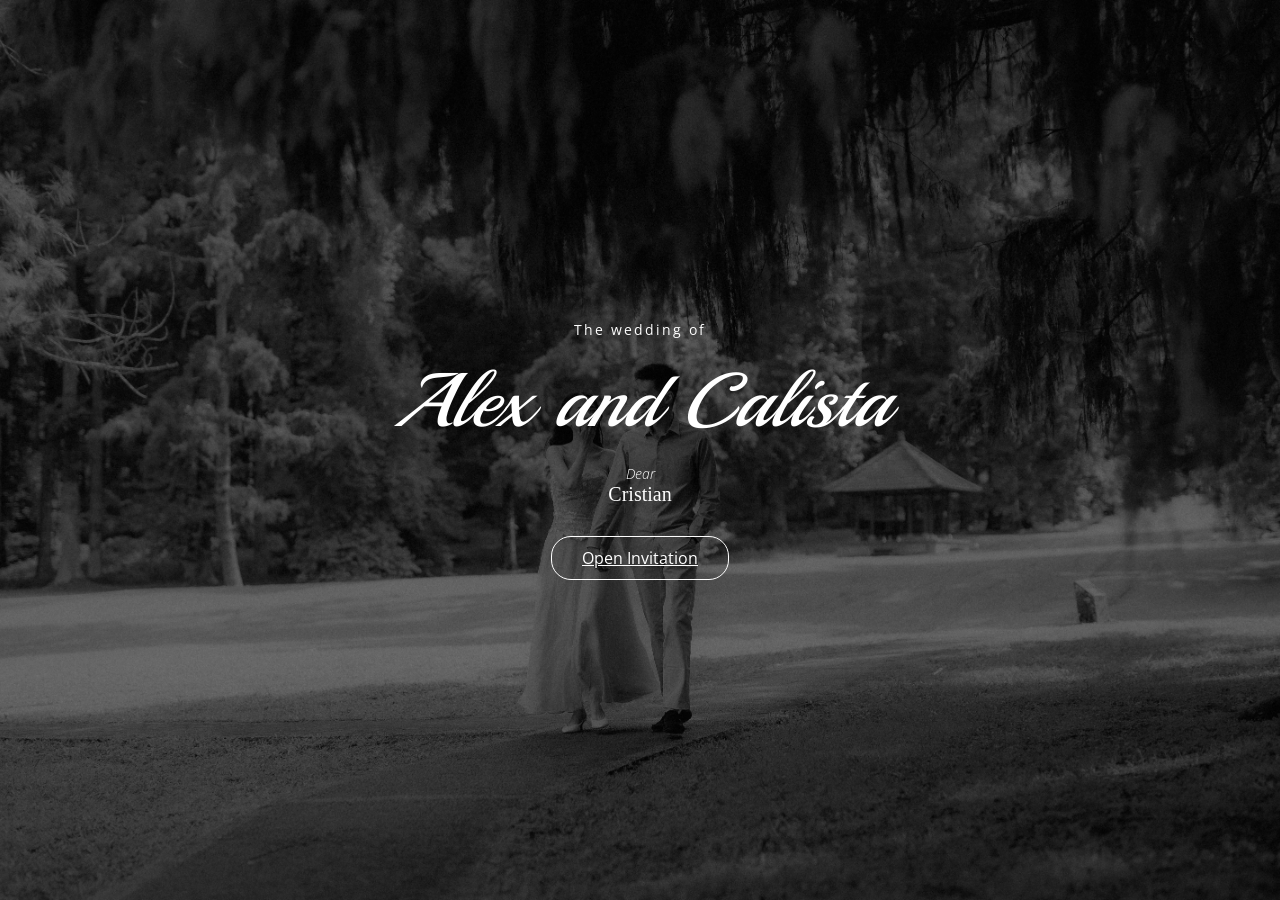
<file: html/index.html>
<!doctype html>
<html lang="en">
  <head>
    <meta charset="UTF-8" />
    <meta name="viewport" content="width=device-width, initial-scale=1.0" />
    <title>Wedding Invitation - Alex and Calista</title>

    <link rel="stylesheet" href="../css/style.css" />

    <link rel="preconnect" href="https://fonts.googleapis.com" />
    <link rel="preconnect" href="https://fonts.gstatic.com" crossorigin />

    <link
      href="https://fonts.googleapis.com/css2?family=Playball&display=swap"
      rel="stylesheet"
    />

    <link
      href="https://fonts.googleapis.com/css2?family=Open+Sans:ital,wght@0,300..800;1,300..800&display=swap"
      rel="stylesheet"
    />
  </head>

  <body>
    <section class="hero">
      <div class="overlay"></div>

      <div class="content">
        <p class="subtitle">The wedding of</p>
        <h1 class="title">Alex and Calista</h1>

        <p class="guest">
          Dear<br />
          <span class="name">Cristian</span>
        </p>

        <a href="../html/beranda.html" id="open-invite" class="btn">
          Open Invitation
        </a>
      </div>
    </section>

    <audio id="music" loop>
      <source src="../asset/music.mp3" type="audio/mpeg" />
    </audio>

    <script>
      const music = document.getElementById("music");
      const openInvite = document.getElementById("open-invite");

      openInvite.addEventListener("click", function (e) {
        e.preventDefault();

        music.play(); 

        setTimeout(function () {
          window.location.href = "../html/beranda.html"; 
        }, 500);
      });
    </script>
  </body>
</html>
</file>
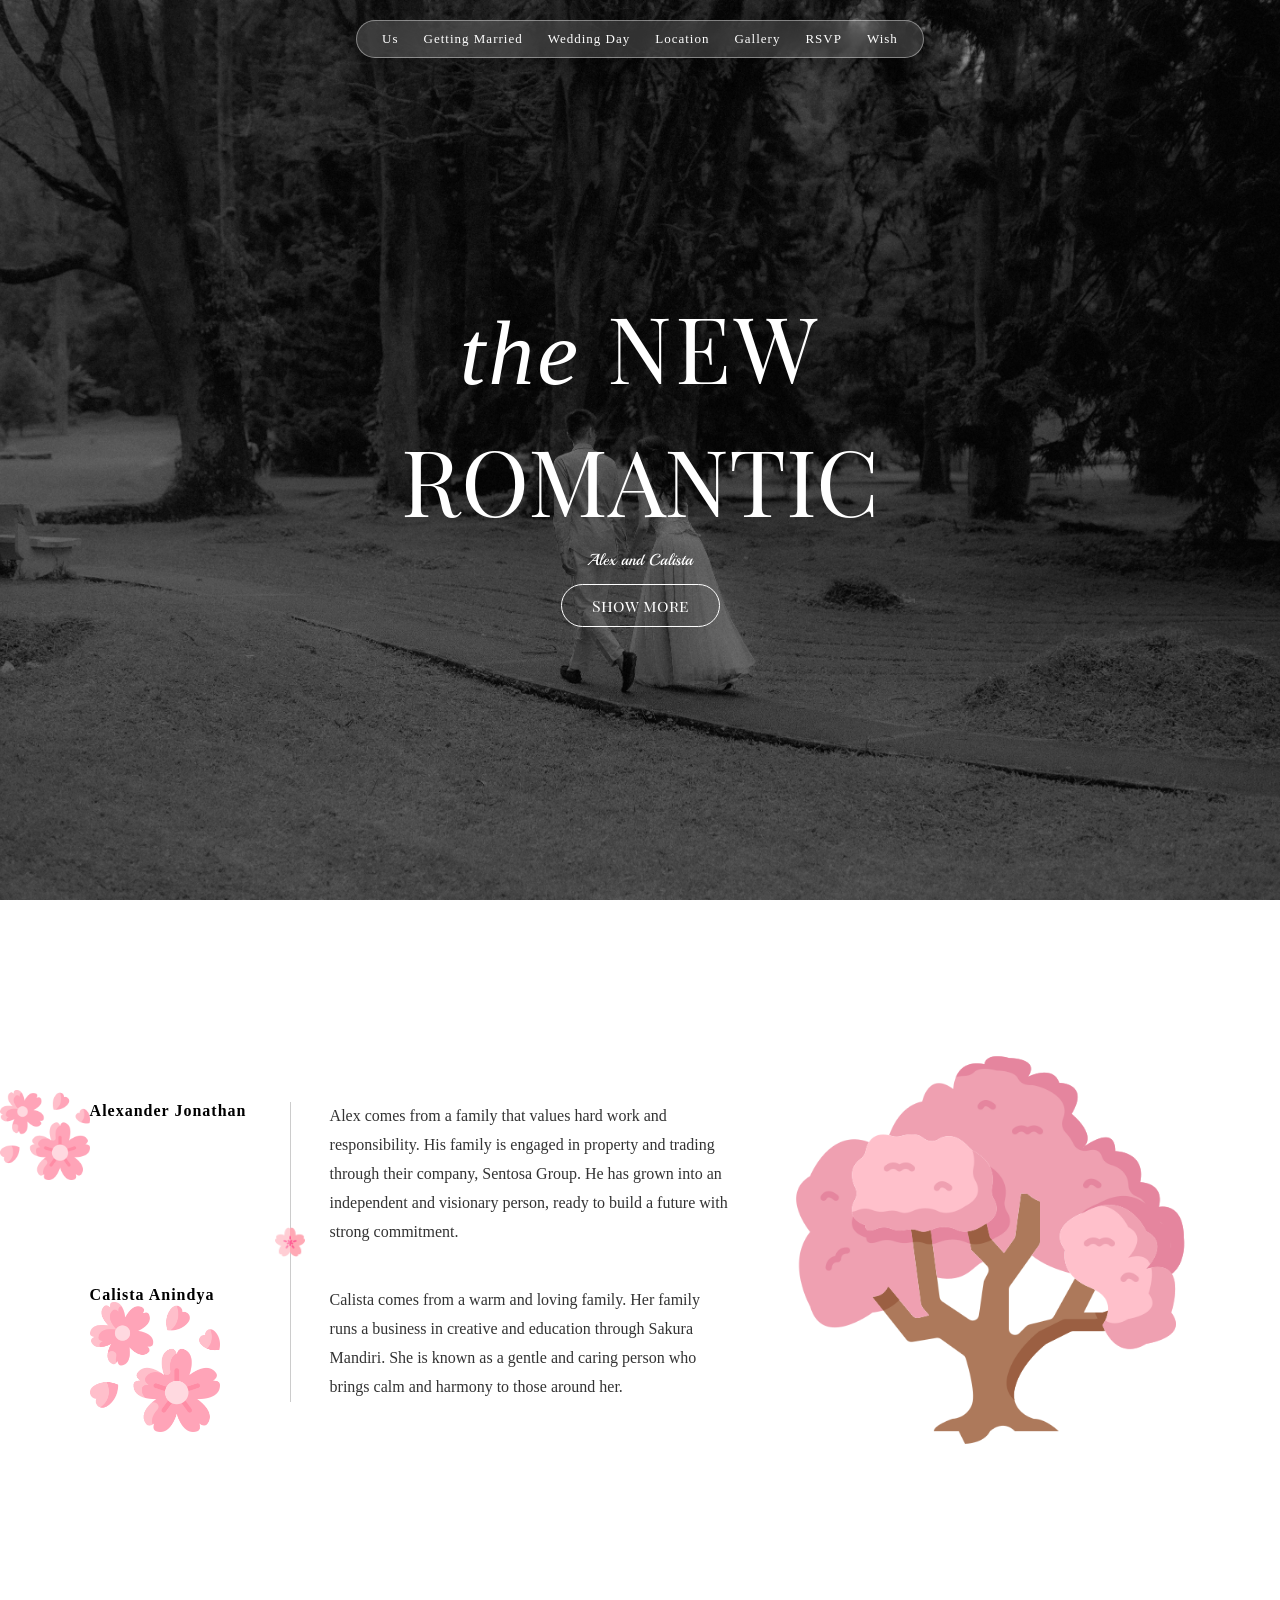
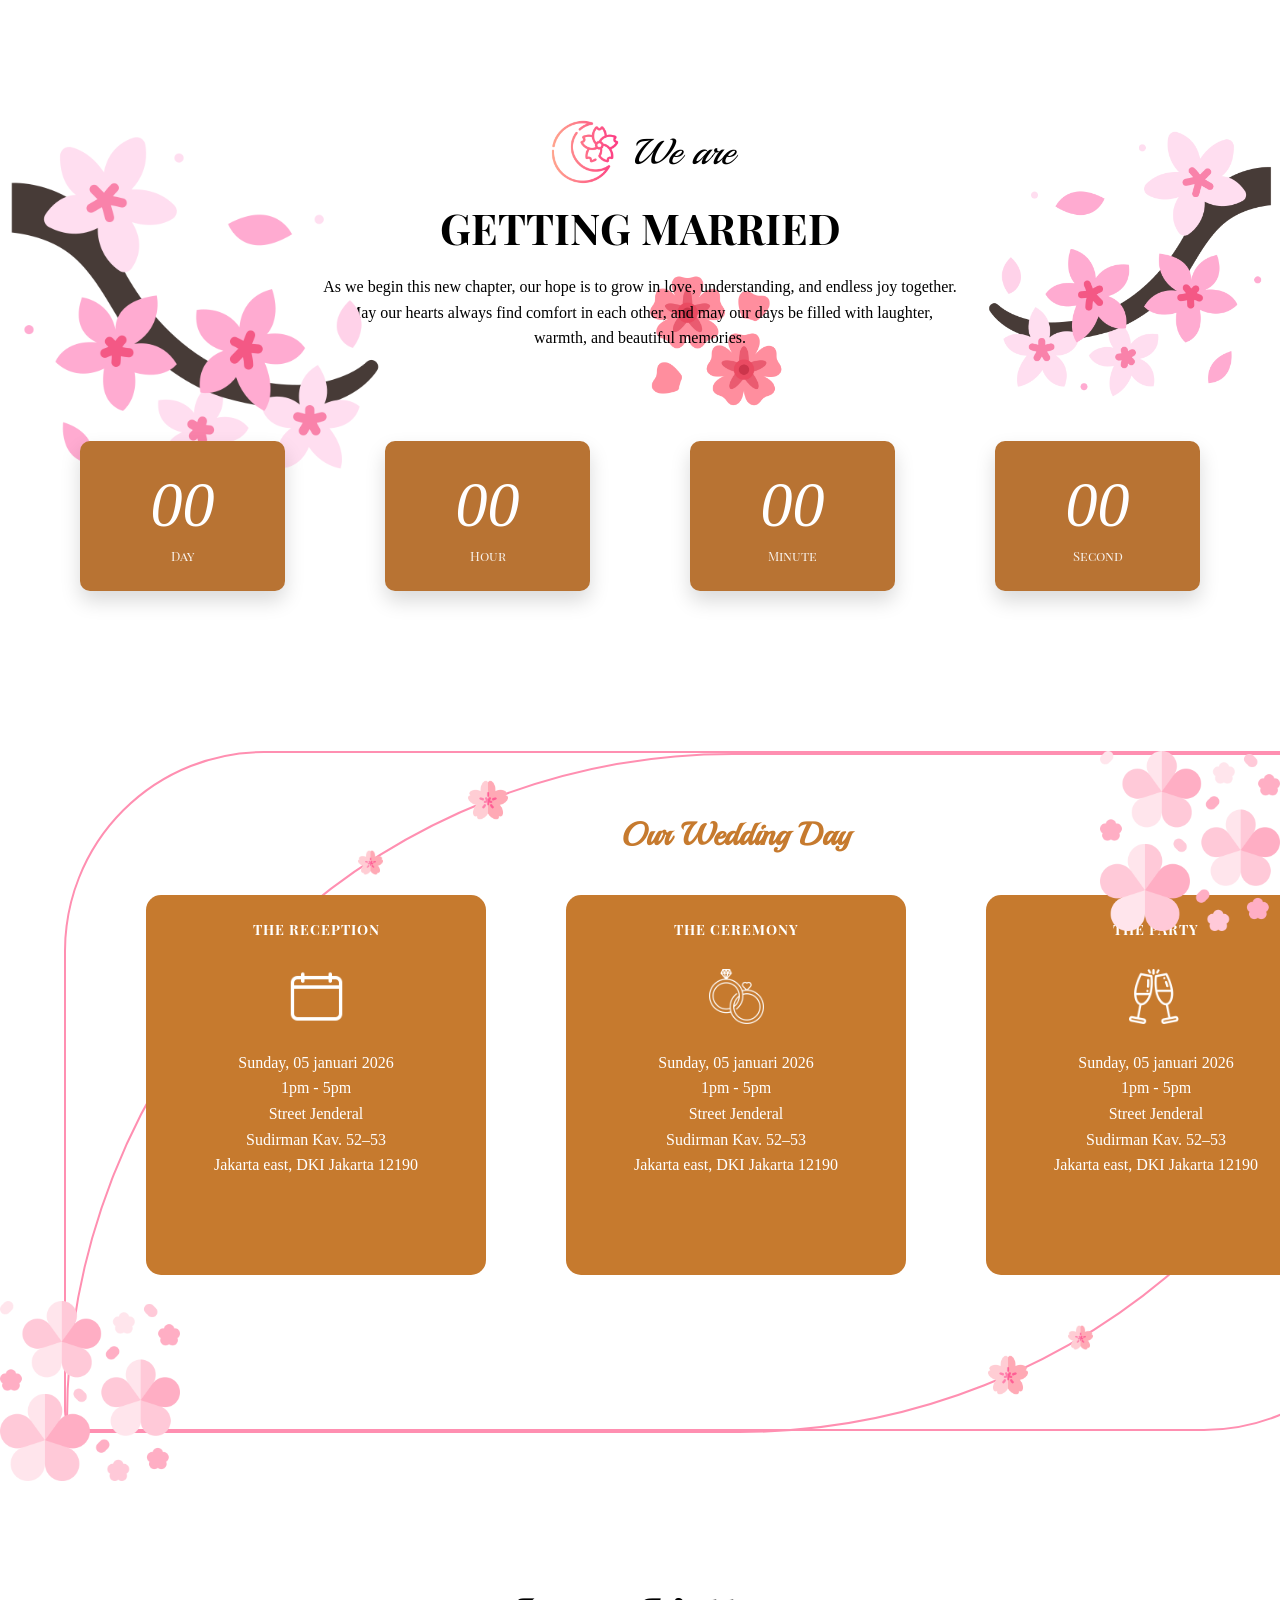
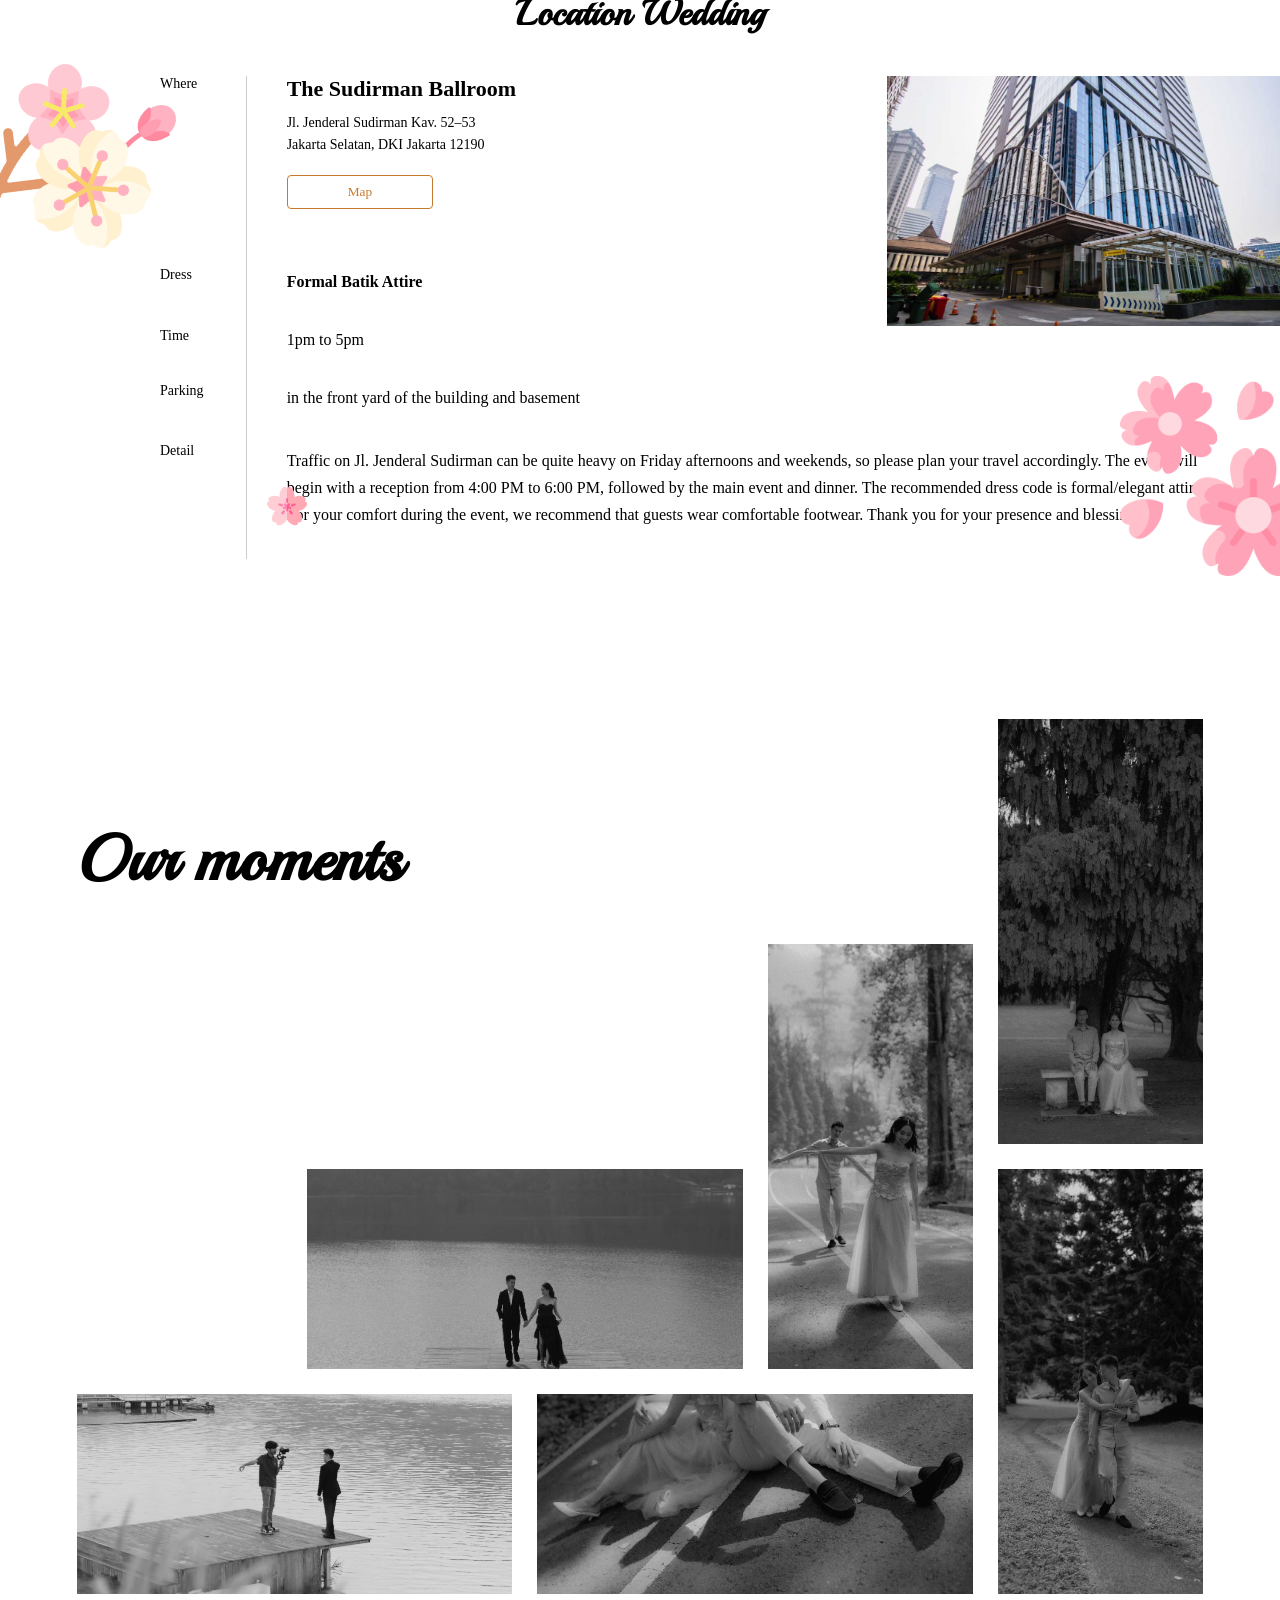
<file: html/beranda.html>
<!doctype html>
<html lang="en">
  <head>
    <meta charset="UTF-8" />
    <title>Wedding Alex and Calista</title>
    <link rel="stylesheet" href="/css/beranda.css" />
    <link rel="preconnect" href="https://fonts.googleapis.com" />
    <link rel="preconnect" href="https://fonts.gstatic.com" crossorigin />
    <link
      href="https://fonts.googleapis.com/css2?family=Playfair+Display+SC:ital,wght@0,400;0,700;0,900;1,400;1,700;1,900&display=swap"
      rel="stylesheet"
    />
    <link
      href="https://fonts.googleapis.com/css2?family=Playball&display=swap"
      rel="stylesheet"
    />
  </head>
  <body>
    <section class="hero">
      <div class="overlay"></div>

      <nav class="navbar">

        <div class="hamburger">
  <span></span>
  <span></span>
  <span></span>
</div>
        <ul>
          <li><a href="#1">Us</a></li>
          <li><a href="#2">Getting Married</a></li>
          <li><a href="#3">Wedding Day</a></li>
          <li><a href="#4">Location</a></li>
          <li><a href="#5">Gallery</a></li>
          <li><a href="#6">RSVP</a></li>
          <li><a href="#7">Wish</a></li>
        </ul>
      </nav>

      <div class="content">
        <h2 class="subtitle"><span>the</span> NEW</h2>
        <h1 class="title">ROMANTIC</h1>
        <p class="names">Alex and Calista</p>
        <a href="#1" class="btn">Show more</a>
      </div>
    </section>
    <img src="/asset/icon/sakura_7.png" alt="bunga hias" class="sakura_71" />

    <div class="story2-section" id="1">
      
      <div class="story2-wrapper">
        <div class="story2-line">
          <img src="/asset/icon/sakura_3.png" alt="pohon sakura" />
        </div>

        <!-- CONTENT -->
        <div class="story2-content">
          
          <div class="story2-row">
            <div class="story2-name">Alexander Jonathan</div>
            <img
              src="/asset/icon/sakura_7.png"
              alt="bunga hias"
              class="sakura_72"
            />
            
            <div class="story2-desc">
              <p>Alex comes from a family that values hard work and responsibility.
              His family is engaged in property and trading through their
              company, Sentosa Group. He has grown into an independent and
              visionary person, ready to build a future with strong commitment.</p>
            </div>
          </div>

          <div class="story2-row">
            <div class="story2-name">Calista Anindya</div>
            <div class="story2-desc">
              <p>Calista comes from a warm and loving family. Her family runs a
              business in creative and education through Sakura Mandiri. She is
              known as a gentle and caring person who brings calm and harmony to
              those around her.</p>
            </div>
          </div>
        </div>
      </div>

      <div class="story2-image">
        <img src="/asset/icon/sakura_4.png" alt="Sakura Tree" id="1" />
      </div>
    </div>

    <section class="countdown-section" id="2">
      <img
        src="/asset/icon/sakura_2 (2).png"
        alt="ranting kiri"
        class="sakura_2"
      />
      <img
        src="/asset/icon/sakura_1.png"
        alt="ranting kiri"
        class="sakura_1"
      />
      <div class="heading" >
        <img
          src="/asset/icon/sakura_10.png"
          alt="bunga ditengah"
          class="bunga_tengah"
        />
        <div class="weare-wrap" >
          <img
            src="/asset/icon/logo_sakura.png"
            alt="icon"
            class="weare-icon"
          />
          <p class="weare-text">We are</p>
        </div>

        <h2 class="title-2">GETTING MARRIED</h2>
        <br />
        <p class="desc">
          As we begin this new chapter, our hope is to grow in love,
          understanding, and endless joy together. <br />
          May our hearts always find comfort in each other, and may our days be
          filled with laughter, <br />
          warmth, and beautiful memories.
        </p>
      </div>

      <div class="countdown">
        <div class="time-box">
          <span id="days">00</span>
          <small>Day</small>
        </div>

        <div class="time-box">
          <span id="hours">00</span>
          <small>Hour</small>
        </div>

        <div class="time-box">
          <span id="minutes">00</span>
          <small>Minute</small>
        </div>

        <div class="time-box">
          <span id="seconds">00</span>
          <small>Second</small>
        </div>
      </div>
    </section>

    <section class="wedding-day-section" id="3">
      <img src="/asset/icon/sakura_2.png" alt="" class="hiasan-wedding-day-1" />
      <img src="/asset/icon/sakura_2.png" alt="" class="hiasan-wedding-day-2" />

      <div class="pink-frame-1">
        <div class="pink-frame-2">
          <img
            src="/asset/icon/sakura_3.png"
            alt=""
            class="hiasan-wedding-day-3"
          />
          <img
            src="/asset/icon/sakura_3.png"
            alt=""
            class="hiasan-wedding-day-4"
          />

          <img
            src="/asset/icon/sakura_3.png"
            alt=""
            class="hiasan-wedding-day-5"
          />
          <img
            src="/asset/icon/sakura_3.png"
            alt=""
            class="hiasan-wedding-day-6"
          />
          <h2 class="wedding-title">Our Wedding Day</h2>

          <div class="card-wrapper">
            <div class="card">
              <h3>THE RECEPTION</h3>
              <img
                src="/asset/icon/calendar.png"
                alt="kalender"
                class="icon-card"
              />
              <p>
                Sunday, 05 januari 2026 <br />1pm - 5pm <br />
                Street Jenderal <br />
                Sudirman Kav. 52–53 <br />Jakarta east, DKI Jakarta 12190
              </p>
            </div>

            <div class="card">
              <h3>THE CEREMONY</h3>
              <img
                src="/asset/icon/wedding-rings.png"
                alt="cincin"
                class="icon-card"
              />
              <p>
                Sunday, 05 januari 2026 <br />1pm - 5pm <br />
                Street Jenderal <br />
                Sudirman Kav. 52–53 <br />Jakarta east, DKI Jakarta 12190
              </p>
            </div>

            <div class="card">
              <h3>THE PARTY</h3>
              <img
                src="/asset/icon/champagne-glass.png"
                alt="gelas"
                class="icon-card"
              />
              <p>
                Sunday, 05 januari 2026 <br />1pm - 5pm <br />
                Street Jenderal <br />
                Sudirman Kav. 52–53 <br />Jakarta east, DKI Jakarta 12190
              </p>
            </div>
          </div>
        </div>
      </div>
    </section>

    <section class="loc-section" id="4">
      <h1 class="loc-title">Location Wedding</h1>
      <img src="/asset/icon/sakura_9.png" alt="ranting kiri" class="sakura_9" />
      <img
        src="/asset/icon/sakura_3.png"
        alt="bunga tengah line"
        class="sakura_3"
      />
      <img src="/asset/icon/sakura_7.png" alt="bunga kana" class="sakura_7" />
      <div class="loc-container">
        <div class="loc-sidebar">
          <ul>
            <li>Where</li>
            <li class="spacing">Dress</li>
            <li id="spacing-loc1">Time</li>
            <li id="spacing-loc2">Parking</li>
            <li id="spacing-loc3">Detail</li>
          </ul>
        </div>

        <div class="loc-content" id="3">
          <img
            src="/asset/image/SahidSudirman28 (1).jpg"
            alt="Ballroom"
            class="samping"
          />
          <h2 class="loc-place">The Sudirman Ballroom</h2>
          <p class="loc-address">
            Jl. Jenderal Sudirman Kav. 52–53<br />
            Jakarta Selatan, DKI Jakarta 12190
          </p>

          <a href="https://maps.app.goo.gl/dkyc3XRMPQzktUQi7"><button class="loc-map-btn">Map</button></a>

          <div class="loc-info">
            <p><strong>Formal Batik Attire</strong></p>
            <p>1pm to 5pm</p>
            <p>in the front yard of the building and basement</p>

            <p class="loc-detail">
              Traffic on Jl. Jenderal Sudirman can be quite heavy on Friday
              afternoons and weekends, so please plan your travel accordingly.
              The event will begin with a reception from 4:00 PM to 6:00 PM,
              followed by the main event and dinner. The recommended dress code
              is formal/elegant attire. For your comfort during the event, we
              recommend that guests wear comfortable footwear. Thank you for
              your presence and blessings.
            </p>
          </div>
        </div>
      </div>
    </section>

    <section class="moments" id="5">
      <h2 class="moments-title">Our moments</h2>

      <div class="moments-grid">
        <img
          src="/asset/image/pexels-kriisszzz-30831526.jpg"
          class="m-photo m1"
        />
        <img
          src="/asset/image/pexels-kriisszzz-30831524.jpg"
          class="m-photo m2"
        />
        <img
          src="/asset/image/pexels-kriisszzz-30831523.jpg"
          class="m-photo m3"
        />
        <img
          src="/asset/image/pexels-kriisszzz-30831530.jpg"
          class="m-photo m4"
        />
        <img
          src="/asset/image/pexels-kriisszzz-30831535.jpg  "
          class="m-photo m5"
        />
        <img
          src="/asset/image/pexels-kriisszzz-30831528.jpg"
          class="m-photo m6"
        />
      </div>
    </section>

    <section class="gift-section" id="6">
      <img src="/asset/icon/sakura_11.png" class="gift-decor-left" />
      <img src="/asset/icon/sakura_10.png" class="gift-decor-right" />

      <div class="gift-container">
        <h2 class="gift-title">Your presence is a gift</h2>

        <p class="gift-desc">
          Having loving family and friends in our lives is the best gift of all.
          If you wish to honor us with a wedding gift, we have compiled some
          ideas here.
        </p>

        <div class="gift-cards">
          <div class="gift-card">
            <div class="gift-bank">
              <img src="/asset/icon/chip.png" />
              <span>Bank Mandiri</span>
            </div>

            <p class="gift-number">2612055151</p>
            <p class="gift-name">Alexander Jonathan</p>

            <button class="gift-copy" data-copy="2612055151">Copy</button>
          </div>

          <div class="gift-card">
            <div class="gift-bank">
              <img src="/asset/icon/chip.png" />
              <span>Bank BCA</span>
            </div>

            <p class="gift-number">261203843</p>
            <p class="gift-name">Calista Anindya</p>

            <button class="gift-copy" data-copy="261203843">Copy</button>
          </div>
        </div>
      </div>
    </section>

    <section class="Address">
      <p class="Address-title">Address</p>
      <p class="Address-detail">
        Pantai Indah Kapuk Avenue <br />
        Blok A No. 12 <br />
        Jl. Pantai Indah Kapuk Boulevard <br />
        Penjaringan, Jakarta Utara, DKI Jakarta 14470
      </p>
    </section>
<section class="wish-section" id="7">
  <div class="wish-header">
    <img src="../asset/icon/logo_sakura.png" class="wish-icon" />
    <h2 class="wish-title">Wedding Wish</h2>
  </div>

  <form class="wish-form">
    <input type="text" class="wish-name" placeholder="Your Name" />

    <div class="wish-attendance">
      <button type="button" class="wish-btn present active" data-value="present">
        Present
      </button>

      <button type="button" class="wish-btn absent" data-value="absent">
        unable to attend
      </button>
    </div>

    <textarea class="wish-message" placeholder="Wish..."></textarea>

    <button type="submit" class="wish-submit">Submit</button>
  </form>

  <div class="wish-display">
    <div class="wish-track"></div>
  </div>
</section>
    </section>

    <footer class="footer" >
  <p>Created by Faza Adira Wibisana</p>
  <div class="socials">
    <div class="social">
      <a href="https://github.com/Faza-Adira" target="_blank"><img src="/asset/icon/github.png" alt="GitHub"></a>
      <a href="https://github.com/Faza-Adira" target="_blank">GitHub</a>
    </div>
    <div class="social">
      <a href="https://www.linkedin.com/in/faza-adira-wibisana-388019372?utm_source=share&utm_campaign=share_via&utm_content=profile&utm_medium=android_app" target="_blank"><img src="/asset/icon/linkedin.png" alt="LinkedIn"></a>
      <a href="https://www.linkedin.com/in/faza-adira-wibisana-388019372?utm_source=share&utm_campaign=share_via&utm_content=profile&utm_medium=android_app" target="_blank">LinkedIn</a>
    </div>
    <div class="social">
      <a href="mailto:fazaadirawibisana@gmail.com"><img src="/asset/icon/email.png" alt="Email"></a>
      <a href="mailto:fazaadirawibisana@gmail.com">Email</a>
    </div>
  </div>
</footer> 
<audio autoplay loop>
  <source src="../asset/music.mp3" type="audio/mpeg">
</audio>

    <script>
      window.addEventListener("scroll", function () {
        const navbar = document.querySelector(".navbar");

        if (window.scrollY > 50) {
          navbar.classList.add("scrolled");
        } else {
          navbar.classList.remove("scrolled");
        }
      });

      const observer = new IntersectionObserver(
        (entries) => {
          entries.forEach((entry) => {
            if (entry.isIntersecting) {
              entry.target.classList.add("story2-show");
            }
          });
        },
        {
          threshold: 0.2,
        },
      );

      document
        .querySelectorAll(
          ".story2-line, .story2-row, .story2-image, .sakura_71, .sakura_72",
        )
        .forEach((el) => {
          observer.observe(el);
        });

      // ===== UBAH TANGGAL ACARA DI SINI =====
      const targetDate = new Date("2026-10-31 08:00:00").getTime();

      const daysEl = document.getElementById("days");
      const hoursEl = document.getElementById("hours");
      const minutesEl = document.getElementById("minutes");
      const secondsEl = document.getElementById("seconds");

      function updateCountdown() {
        const now = new Date().getTime();
        const distance = targetDate - now;

        if (distance <= 0) {
          daysEl.innerHTML = "00";
          hoursEl.innerHTML = "00";
          minutesEl.innerHTML = "00";
          secondsEl.innerHTML = "00";
          return;
        }

        const days = Math.floor(distance / (1000 * 60 * 60 * 24));
        const hours = Math.floor((distance / (1000 * 60 * 60)) % 24);
        const minutes = Math.floor((distance / (1000 * 60)) % 60);
        const seconds = Math.floor((distance / 1000) % 60);

        daysEl.innerHTML = String(days).padStart(2, "0");
        hoursEl.innerHTML = String(hours).padStart(2, "0");
        minutesEl.innerHTML = String(minutes).padStart(2, "0");
        secondsEl.innerHTML = String(seconds).padStart(2, "0");
      }

      setInterval(updateCountdown, 1000);
      updateCountdown();

      const countdownObserver = new IntersectionObserver(
        (entries) => {
          entries.forEach((entry) => {
            if (entry.isIntersecting) {
              entry.target.classList.add("countdown-show");
            }
          });
        },
        {
          threshold: 0.2,
        },
      );

      document
        .querySelectorAll(
          ".countdown-section .heading, .countdown-section .time-box, .sakura_1, .bunga_tengah, .sakura_2",
        )
        .forEach((el) => {
          countdownObserver.observe(el);
        });

      const giftObserver = new IntersectionObserver(
        (entries) => {
          entries.forEach((entry) => {
            if (entry.isIntersecting) {
              entry.target.classList.add("gift-show");
            }
          });
        },
        {
          threshold: 0.2,
        },
      );

      document
        .querySelectorAll(
          ".gift-title, .gift-desc, .gift-card, .gift-decor-left, .gift-decor-right",
        )
        .forEach((el) => {
          giftObserver.observe(el);
        });

      document.querySelectorAll(".gift-copy").forEach((button) => {
        button.addEventListener("click", function () {
          const rekening = this.getAttribute("data-copy");

          navigator.clipboard
            .writeText(rekening)
            .then(() => {
              this.innerText = "Copied!";

              setTimeout(() => {
                this.innerText = "Copy";
              }, 1500);
            })
            .catch((err) => {
              alert("Copy gagal");
            });
        });
      });

      const addressObserver = new IntersectionObserver(
        (entries) => {
          entries.forEach((entry) => {
            if (entry.isIntersecting) {
              entry.target.classList.add("address-show");
            }
          });
        },
        {
          threshold: 0.2,
        },
      );

      document
        .querySelectorAll(".Address-title, .Address-detail")
        .forEach((el) => {
          addressObserver.observe(el);
        });

      const buttons = document.querySelectorAll(".wish-btn");

      buttons.forEach((btn) => {
        btn.addEventListener("click", function () {
          buttons.forEach((b) => b.classList.remove("active"));

          this.classList.add("active");
        });
      });

const sectionObserver = new IntersectionObserver((entries)=>{
  entries.forEach(entry=>{
    if(entry.isIntersecting){
      entry.target.classList.add("section-show");
    }
  });
},{
  threshold:0.2
});

document.querySelectorAll(
  ".wedding-day-section, .loc-section, .moments, .wish-section, .footer"
).forEach(section=>{
  sectionObserver.observe(section);
});

const wishForm = document.querySelector(".wish-form");
const wishTrack = document.querySelector(".wish-track");

wishForm.addEventListener("submit", function(e){

e.preventDefault();

const name = document.querySelector(".wish-name").value;
const message = document.querySelector(".wish-message").value;

const attendanceBtn = document.querySelector(".wish-btn.active");
const attendance = attendanceBtn ? attendanceBtn.dataset.value : "";

if(name === "" || message === ""){
alert("Please fill your name and wish");
return;
}

const wishItem = document.createElement("div");
wishItem.classList.add("wish-item");

wishItem.innerHTML = `
<h4>${name} (${attendance})</h4>
<p>${message}</p>
`;

wishTrack.appendChild(wishItem);

wishForm.reset();

});

const hamburger = document.querySelector(".hamburger");
const navMenu = document.querySelector(".navbar ul");

hamburger.addEventListener("click", function(){
  navMenu.classList.toggle("show");
});

    </script>
  </body>
</html>
</file>
<file: css/style.css>
* {
  margin: 0;
  padding: 0;
  box-sizing: border-box;
  font-family: "Georgia", serif;
}

body {
  height: 100vh;
}

.hero {
  width: 100%;
  height: 100vh;
  background: url("../asset/image/landing.jpg") center/cover no-repeat; /* ganti dengan gambar kamu */
  position: relative;
  display: flex;
  align-items: center;
  justify-content: center;
}

.overlay {
  position: absolute;
  inset: 0;
  background: rgba(0, 0, 0, 0.4);

  backdrop-filter: blur(0.5px);
  -webkit-backdrop-filter: blur(5px);
}

.content {
  position: relative;
  text-align: center;
  color: white;
}

.subtitle,
.title,
.guest,
.btn {
  opacity: 0;
  transform: translateY(40px);
  animation: fadeUp 1s ease forwards;
}

.subtitle,
.guest,
.btn {
  font-family: "Open Sans", sans-serif;
}

.subtitle, .title, .guest, .btn {
  animation-delay: 0.3s;
}

.subtitle {
  font-size: 14px;
  letter-spacing: 2px;
}

h1{
  font-family: "Playball", cursive;
  font-weight: 400;
  font-style: normal;
  font-size: 76px;
  margin: 15px 0;
  font-style: italic;
  color: white;
}


.guest {
  font-size: 14px;
  margin-bottom: 30px;
  font-style: italic;
  font-weight: 200;
}

.name {
  font-size: 20px;
  font-style: normal;
}

.btn {
  display: inline-block;
  padding: 10px 30px;
  border: 1px solid white;
  color: white;
  border-radius: 20px;
  transition: 0.3s;
}

.btn:hover {
  background: white;
  color: black;
}

@keyframes fadeUp {
  to {
    opacity: 1;
    transform: translateY(0);
  }
}
</file>
<file: css/beranda.css>
@font-face {
  font-family: "Palyball";
  src: url("fonts/Palyball.ttf") format("truetype");
}

html {
  scroll-behavior: smooth;
}

html,
body {
  overflow-x: hidden;
}

* {
  margin: 0;
  padding: 0;
  box-sizing: border-box;
  font-family: "Georgia", serif;
}

.hero {
  width: 100%;
  height: 100vh;
  background: url("../asset/image/foto_1.jpg") center/cover no-repeat;
  position: relative;
  display: flex;
  justify-content: center;
  align-items: center;
}

.overlay {
  position: absolute;
  inset: 0;
  background: rgba(0, 0, 0, 0.35);
}

/* NAVBAR GLASS */
.navbar {
  position: fixed;
  top: 20px;
  z-index: 99;

  transform: translateY(40px);
  padding: 10px 25px;

  background: rgba(255, 255, 255, 0.15);
  backdrop-filter: blur(12px);
  -webkit-backdrop-filter: blur(12px);

  border: 1px solid rgba(255, 255, 255, 0.4);
  border-radius: 30px;
  box-shadow: 0 8px 20px rgba(0, 0, 0, 0.25);

  opacity: 0;
  animation: fadeUp 1s ease forwards;
  animation-delay: 0.2ss;
}

.navbar.scrolled {
  background: rgba(0, 0, 0, 0.25);
}
.navbar ul {
  list-style: none;
  display: flex;
  gap: 25px;
}

.navbar a {
  color: white;
  text-decoration: none;
  font-size: 13px;
  letter-spacing: 1px;
  transition: 0.3s;

  display: flex;
  align-items: left;
  justify-content: flex-end;
}

.navbar a:hover {
  color: #000000;
}

/* HAMBURGER */
.hamburger {
  display: none;
  flex-direction: column;
  gap: 6px;
  cursor: pointer;
  z-index: 100;
}

.hamburger span {
  width: 28px;
  height: 3px;
  background: black;
  border-radius: 2px;
  transition: 0.3s;
}

.content {
  position: relative;
  text-align: center;
  color: white;
}

.subtitle,
.title,
.names,
.btn {
  opacity: 0;
  transform: translateY(40px);
  animation: fadeUp 1s ease forwards;
  font-family: "Playfair Display SC", serif;
}

.subtitle {
  animation-delay: 0.5s;
}
.title {
  animation-delay: 0.8s;
}
.names {
  animation-delay: 1.1s;
}
.btn {
  animation-delay: 1.4s;
}

.subtitle {
  font-size: 92px;
  letter-spacing: 3px;
  font-weight: 100;
}

span {
  font-weight: 200;
  font-style: italic;
}

.title {
  font-size: 92px;
  margin: 10px 0;
  font-weight: 100;
}

.names {
  font-family: "Playball", cursive;
  font-weight: 200;
  font-size: 16px;
  margin-bottom: 25px;
}

.btn {
  padding: 10px 30px;
  border: 1px solid white;
  color: white;
  text-decoration: none;
  border-radius: 25px;
}

@keyframes fadeUp {
  to {
    opacity: 1;
    transform: translateY(0);
  }
}

.story2-section {
  padding: 80px 7%;
  padding-top: 150px;
  display: flex;
  align-items: center;
  gap: 60px;
}

/* WRAPPER */
.story2-wrapper {
  position: relative;
  flex: 2;
}

.story2-line {
  position: absolute;
  left: 200px;
  top: 0;
  bottom: 0;
  width: 1px;
  background: #ccc;
}

.story2-line img {
  width: 30px;
  transform: translate(-15px, 125px);
}

.story2-content {
  display: flex;
  flex-direction: column;
  gap: 40px;
}

.story2-row {
  display: grid;
  grid-template-columns: 200px 1fr;
  gap: 40px;
}

.story2-name {
  font-size: 16px;
  letter-spacing: 1px;
  font-weight: bold;
}

.story2-desc {
  font-size: 16px;
  line-height: 1.8;
  color: #333;
}

.story2-image {
  flex: 1;
  text-align: center;
}

.story2-image img {
  width: 400px;
}

@keyframes story2FadeUp {
  to {
    opacity: 1;
    transform: translateY(0);
  }
}

.sakura_71 {
  position: absolute;
  width: 90px;
  padding-top: 190px;
}

.sakura_72 {
  position: absolute;
  width: 130px;
  padding-top: 200px;
}

.story2-line,
.story2-row,
.story2-image,
.sakura_71,
.sakura_72 {
  opacity: 0;
  transform: translateY(40px);
  transition: all 0.8s ease;
}

.story2-show {
  opacity: 1 !important;
  transform: translateY(0) !important;
}

.countdown-section {
  text-align: center;
  padding: 80px 20px;
  background: #ffffff;
  margin-top: 100px;
}

.weare-wrap {
  display: flex;
  align-items: center;
  justify-content: center;
  gap: 8px;
  margin-bottom: 10px;
}

.weare-icon {
  width: 76px;
  height: 76px;
  object-fit: contain;
}

.weare-text {
  font-style: italic;
  color: #000000;
  margin: 0;
  font-family: "Playball", sans;
  font-size: 36px;
  position: relative;
  z-index: 10;
}

.title-2 {
  font-size: 42px;
  font-family: "Playfair Display SC", serif;
  z-index: 10;
  position: relative;
}
.desc {
  max-width: 900px;
  margin: auto;
  color: #000000;
  font-size: 20px;
  line-height: 1.6;
  position: relative;
  font-size: 16px;
  z-index: 10;
}

.countdown {
  margin-top: 50px;
  display: flex;
  justify-content: center;
  gap: 100px;
  flex-wrap: wrap;
}

.time-box {
  width: 205px;
  height: 150px;
  background: #b87333;
  color: white;
  border-radius: 10px;
  display: flex;
  flex-direction: column;
  justify-content: center;
  align-items: center;
  box-shadow: 0 10px 20px rgba(0, 0, 0, 0.15);
  z-index: 10;
  margin-top: 40px;
}

.time-box span {
  font-size: 64px;
  font-family: "Playfair Display", serif;
}

.time-box small {
  font-size: 13px;
  margin-top: 5px;
  opacity: 0.9;
  font-family: "Playfair Display SC", serif;
}

.sakura_1 {
  position: absolute;
  width: 390px;
  left: 0;
  z-index: 1;
}

.sakura_2 {
  position: absolute;
  width: 300px;
  right: 0;
  z-index: 1;
}

.bunga_tengah {
  position: absolute;
  z-index: 1;
  opacity: 50%;
  width: 150px;
  padding-top: 150px;
}

.countdown-section .heading,
.countdown-section .time-box,
.sakura_1,
.bunga_tengah,
.sakura_2 {
  opacity: 0;
  transform: translateY(40px);
  transition: all 0.8s ease;
}

.countdown-show {
  opacity: 1 !important;
  transform: translateY(0) !important;
}

.wedding-day-section {
  padding: 80px 5%;
  background: #fff;
}

.hiasan-wedding-day-1 {
  position: absolute;
  width: 180px;
  right: 0;
  z-index: 2;
  margin-bottom: 20px;
}

.hiasan-wedding-day-2 {
  position: absolute;
  width: 180px;
  padding-top: 550px;
  left: 0;
  z-index: 2;
}

.hiasan-wedding-day-3 {
  position: absolute;
  width: 25px;
  padding-top: 95px;
  margin-left: 290px;
}

.hiasan-wedding-day-4 {
  position: absolute;
  width: 40px;
  padding-top: 25px;
  margin-left: 400px;
}

.hiasan-wedding-day-5 {
  position: absolute;
  width: 25px;
  padding-top: 570px;
  margin-left: 1000px;
}

.hiasan-wedding-day-6 {
  position: absolute;
  width: 40px;
  padding-top: 600px;
  margin-left: 920px;
}

.pink-frame-1 {
  position: relative;
  border: 2px solid #ff8fb1;
  border-top-left-radius: 200px;
  border-bottom-right-radius: 200px;
  border-top-right-radius: 20px;
  border-bottom-left-radius: 20px;
  width: 1340px;
  height: 680px;
  z-index: 1;
}

.pink-frame-2 {
  position: relative;
  border: 2px solid #ff8fb1;
  border-top-left-radius: 1000px;
  border-bottom-right-radius: 1000px;
  border-top-right-radius: 20px;
  border-bottom-left-radius: 20px;
  width: 1340px;
  height: 680px;
  z-index: 1;
}

.wedding-title {
  text-align: center;
  font-family: "Playball", cursive;
  font-size: 32px;
  color: #c67a2e;
  margin-bottom: 40px;
  margin-top: 60px;
}

.card-wrapper {
  display: flex;
  justify-content: center;
  align-items: center;
  gap: 80px;
  flex-wrap: wrap;
}

.icon-card {
  width: 55px;
  margin: 20px 0;
}

.card {
  background: #c67a2e;
  color: #fff;
  width: 340px;
  height: 380px;
  padding: 25px;
  font-size: 24px;
  border-radius: 15px;
  text-align: center;
}

.card h3 {
  margin-bottom: 10px;
  font-size: 14px;
  letter-spacing: 1px;
  font-family: "Playfair Display SC", serif;
}

.card p {
  font-size: 16px;
  line-height: 1.6;
  font-family: "Playfair Display", serif;
}

.location-section {
  padding: 80px 60px;
  background: #fff;
}

.location-title {
  text-align: center;
  font-family: "Playball", cursive;
  font-size: 36px;
  margin-bottom: 50px;
}

.location-container {
  display: flex;
  gap: 50px;
  align-items: flex-start;
}

.location-info {
  flex: 1;
}

.location-row {
  display: grid;
  grid-template-columns: 120px 2px 1fr;
  gap: 20px;
  margin-bottom: 18px;
  align-items: flex-start;
}

.label {
  font-size: 14px;
  color: #444;
}

.line-divider {
  width: 2px;
  background: #333;
}

.content-2 {
  font-size: 14px;
  line-height: 1.6;
  color: #222;
}

.small-text {
  font-size: 12px;
  color: #555;
}

.location-image img {
  width: 420px;
  border-radius: 6px;
}

.loc-section {
  padding: 80px 60px;
  background: #fff;
}

.loc-title {
  text-align: center;
  font-family: "Playball", cursive;
  font-size: 36px;
  margin-bottom: 40px;
}

.loc-container {
  display: grid;
  grid-template-columns: 1fr 5fr;
  gap: 40px;
  align-items: start;
}

.loc-sidebar {
  border-right: 1px solid #ccc;
  padding-left: 100px;
}

.loc-sidebar ul {
  list-style: none;
  padding: 0;
}

.loc-sidebar li {
  font-size: 14px;
  color: #000000;
}

.loc-sidebar .spacing {
  padding-top: 175px;
}
#spacing-loc1 {
  padding-top: 45px;
}

#spacing-loc2 {
  padding-top: 39px;
}
#spacing-loc3 {
  padding-top: 44px;
  padding-bottom: 100px;
}
/* content */
.loc-place {
  font-size: 22px;
  margin-bottom: 10px;
}

.loc-address {
  font-size: 14px;
  line-height: 1.6;
}

.loc-map-btn {
  margin: 18px 0 24px;
  padding: 8px 60px;
  border: 1px solid #c67a2e;
  background: transparent;
  color: #c67a2e;
  border-radius: 4px;
  cursor: pointer;
  transition: 0.25s;
}

.loc-map-btn:hover {
  background: #c67a2e;
  color: #fff;
}

.loc-info p {
  margin: 10px 0;
  font-size: 16px;
  margin-top: 40px;
}

.loc-detail {
  font-size: 13px;
  color: #000000;
  line-height: 1.7;
  max-width: 1000px;
}

.samping {
  position: absolute;
  width: 400px;
  height: 250px;
  margin-left: 600px;
}

.sakura_9 {
  width: 160px;
  height: auto;
  position: absolute;
  left: 0;
  transform: rotate(23deg);
}

.sakura_3 {
  width: 40px;
  height: auto;
  position: absolute;
  left: 0;
  margin-top: 410px;
  margin-left: 267px;
}

.sakura_7 {
  width: 200px;
  height: auto;
  position: absolute;
  right: -40px;
  margin-top: 300px;
}

.moments {
  padding: 80px 6%;
}

.moments-title {
  font-family: "Playball", cursive;
  font-size: 64px;
  margin-bottom: 40px;
  position: absolute;
  margin-top: 100px;
}

/* GRID UTAMA */
.moments-grid {
  display: grid;
  grid-template-columns: repeat(5, 1fr);
  grid-auto-rows: 200px;
  gap: 25px;
}

/* FOTO UMUM */
.m-photo {
  width: 100%;
  height: 100%;
  object-fit: cover;
  filter: grayscale(100%);
}

.m1 {
  grid-column: 4 / span 1;
  grid-row: 2 / span 2;
}

.m2 {
  grid-column: 2 / span 2;
  grid-row: 3 / span 1;
}

.m3 {
  grid-column: 5 / span 1;
  grid-row: 1 / span 2;
}

.m4 {
  grid-column: 1 / span 2;
  grid-row: 4 / span 1;
}

.m5 {
  grid-column: 3 / span 2;
  grid-row: 4 / span 1;
}

.m6 {
  grid-column: 5 / span 1;
  grid-row: 3 / span 2;
}

.gift-section {
  padding: 120px 8%;
  text-align: center;
  position: relative;
  overflow: hidden;
}

.gift-decor-left {
  position: absolute;
  left: 0;
  top: 40px;
  width: 350px;
}

.gift-decor-right {
  position: absolute;
  right: 0;
  top: 60px;
  width: 200px;
}

.gift-title {
  font-family: "Playfair Display SC", serif;
  font-size: 36px;
  margin-bottom: 15px;
}

.gift-desc {
  max-width: 700px;
  margin: auto;
  line-height: 1.7;
  font-size: 16px;
  margin-bottom: 50px;
}

.gift-cards {
  display: flex;
  justify-content: center;
  gap: 30px;
  flex-wrap: wrap;
}

.gift-card {
  width: 280px;
  padding: 20px;
  border: 1px solid #888;
  border-radius: 6px;
  text-align: left;
  background: #fff;
}

.gift-bank {
  display: flex;
  align-items: center;
  gap: 10px;
  font-size: 14px;
  margin-bottom: 15px;
}

.gift-bank img {
  width: 30px;
}

.gift-bank span {
  font-weight: bold;
}

.gift-number {
  font-size: 14px;
  letter-spacing: 1px;
  margin-bottom: 3px;
}

.gift-name {
  font-size: 13px;
  color: #444;
  margin-bottom: 15px;
}

.gift-copy {
  background: #b87333;
  color: white;
  border: none;
  padding: 7px 18px;
  border-radius: 20px;
  cursor: pointer;
  font-size: 12px;
  float: right;
}

.gift-title,
.gift-desc,
.gift-card,
.gift-decor-left,
.gift-decor-right {
  opacity: 0;
  transform: translateY(40px);
  transition: 0.8s ease;
}

.gift-show {
  opacity: 1 !important;
  transform: translateY(0) !important;
}

.Address {
  text-align: center;
  align-items: center;
  margin-bottom: 30px;
}

.Address-title {
  font-size: 32px;
  font-weight: bolder;
  font-family: "Playfair Display SC", serif;
}

.Address-detail {
  letter-spacing: 2px;
  margin-top: 40px;
}

.Address-title,
.Address-detail {
  opacity: 0;
  transform: translateY(40px);
  transition: all 0.8s ease;
}

.address-show {
  opacity: 1 !important;
  transform: translateY(0) !important;
}
.Address-detail {
  transition-delay: 0.2s;
}

.wish-section {
  max-width: 700px;
  margin: auto;
  padding: 80px 20px;
}

.wish-header {
  display: flex;
  align-items: center;
  justify-content: center;
  gap: 10px;
  margin-bottom: 30px;
}

.wish-icon {
  width: 50px;
}

.wish-title {
  font-family: "Playfair Display SC", serif;
  font-size: 36px;
  letter-spacing: 5px;
}

.wish-form {
  display: flex;
  flex-direction: column;
  gap: 25px;
}

.wish-name {
  height: 55px;
  border: 2px solid #c07a3e;
  border-radius: 6px;
  text-align: center;
  font-size: 20px;
}

.wish-attendance {
  display: flex;
  gap: 20px;
}

.wish-btn {
  flex: 1;
  padding: 14px;
  border-radius: 8px;
  border: 2px solid #c07a3e;
  background: white;
  color: #c07a3e;
  font-size: 15px;
  letter-spacing: 2px;
  cursor: pointer;
  transition: 0.3s;
}

.wish-btn.active {
  background: #c07a3e;
  color: white;
}

.wish-message {
  height: 180px;
  border: 2px solid #c07a3e;
  border-radius: 8px;
  padding: 15px;
  font-size: 16px;
  resize: none;
}

.wish-submit {
  width: 150px;
  padding: 14px;
  border: none;
  background: #c07a3e;
  color: white;
  border-radius: 6px;
  font-size: 15px;
  letter-spacing: 2px;
  cursor: pointer;
}

.wish-submit:hover {
  opacity: 0.9;
}

.footer {
  text-align: center;
  font-size: 14px;
  opacity: 0.7;
  margin-top: 40px;
}

.socials {
  display: flex;
  justify-content: center;
  gap: 20px;
  margin-top: 10px;
}

.social {
  display: flex;
  align-items: center;
  gap: 5px;
}

.social img {
  width: 20px;
}

.social a {
  color: black;
  text-decoration: none;
}

.social a:hover {
  text-decoration: underline;
}

.wedding-day-section,
.loc-section,
.moments,
.wish-section,
.footer {
  opacity: 0;
  transform: translateY(40px);
  transition: all 0.8s ease;
}

.section-show {
  opacity: 1 !important;
  transform: translateY(0) !important;
}

.wish-display {
  width: 100%;
  overflow: hidden;
  margin-top: 40px;
  padding-top: 20px;
  border-top: 1px solid #ddd;
}

.wish-track {
  display: flex;
  gap: 30px;
  width: max-content;
  animation: wishScroll 25s linear infinite;
}

.wish-item {
  background: #fff;
  border: 1px solid #ddd;
  padding: 15px 20px;
  border-radius: 8px;
  min-width: 260px;
  box-shadow: 0 4px 10px rgba(0, 0, 0, 0.05);
}

.wish-item h4 {
  font-size: 15px;
  margin-bottom: 5px;
}

.wish-item p {
  font-size: 14px;
  color: #555;
}

@keyframes wishScroll {
  from {
    transform: translateX(100%);
  }
  to {
    transform: translateX(-100%);
  }
}

.wish-display {
  mask-image: linear-gradient(
    to right,
    transparent,
    black 10%,
    black 90%,
    transparent
  );
}

/* ===== TABLET ===== */
@media (max-width: 1024px) {
  /* HERO */
  .subtitle,
  .title {
    font-size: 60px;
  }

  .navbar ul {
    gap: 15px;
  }

  .navbar a {
    font-size: 11px;
  }

  .story2-section {
    flex-direction: column;
    text-align: center;
  }

  .story2-row {
    grid-template-columns: 1fr;
  }

  .story2-line {
    display: none;
  }

  .story2-image img {
    width: 300px;
  }

  .countdown {
    gap: 30px;
  }

  .time-box {
    width: 140px;
    height: 120px;
  }

  .time-box span {
    font-size: 40px;
  }

  .pink-frame-1,
  .pink-frame-2 {
    width: 100%;
    height: auto;
    padding: 40px 20px;
  }

  .card-wrapper {
    gap: 30px;
  }

  .card {
    width: 260px;
    height: auto;
  }

  .loc-container {
    grid-template-columns: 1fr;
  }

  .loc-sidebar {
    display: none;
  }

  .samping {
    position: static;
    width: 100%;
    height: auto;
    margin: 20px 0;
  }

  .moments-grid {
    grid-template-columns: repeat(2, 1fr);
    grid-auto-rows: 180px;
  }

  .m1,
  .m2,
  .m3,
  .m4,
  .m5,
  .m6 {
    grid-column: auto;
    grid-row: auto;
  }

  .gift-cards {
    flex-direction: column;
    align-items: center;
  }

  .sakura_1,
  .sakura_2,
  .sakura_3,
  .sakura_7,
  .sakura_9 {
    display: none;
  }
}

/* ===== MOBILE ===== */
@media (max-width: 600px) {
  @media (max-width: 600px) {
    /* navbar layout */
    .navbar {
      width: 100%;
      display: flex;
      justify-content: flex-end;
      align-items: center;
    }

    .hamburger {
      display: flex;
    }

    .nav-menu {
      position: absolute;
      top: 70px;
      left: 0;
      width: 100%;
      background: rgba(255, 255, 255, 0.2);
      backdrop-filter: blur(15px);
      flex-direction: column;
      align-items: center;
      gap: 25px;
      padding: 30px 0;
      transform: translateY(-150%);
      transition: 0.4s;
    }
  }
  .hero {
    height: 90vh;
  }

  .subtitle {
    font-size: 38px;
  }

  .title {
    font-size: 40px;
  }

  .names {
    font-size: 14px;
  }

  /* NAVBAR */
  .navbar {
    top: 10px;
    padding: 8px 15px;
  }

  .navbar ul {
    gap: 10px;
  }

  .navbar a {
    font-size: 10px;
  }

  /* STORY */
  .story2-section {
    padding: 60px 20px;
  }

  .story2-desc {
    font-size: 14px;
  }

  .story2-name {
    font-size: 15px;
  }

  .title-2 {
    font-size: 28px;
  }

  .desc {
    font-size: 14px;
  }

  .time-box {
    width: 100px;
    height: 90px;
  }

  .time-box span {
    font-size: 28px;
  }

  .wedding-title {
    font-size: 24px;
  }

  .card {
    width: 100%;
    font-size: 18px;
  }

  .loc-section {
    padding: 60px 20px;
  }

  .loc-place {
    font-size: 18px;
  }

  .moments-title {
    font-size: 36px;
    position: static;
    margin-bottom: 30px;
  }

  .moments-grid {
    grid-template-columns: 1fr;
  }

  .gift-section {
    padding: 80px 20px;
  }

  .gift-title {
    font-size: 28px;
  }

  .Address-title {
    font-size: 24px;
  }

  .wish-title {
    font-size: 26px;
  }

  .wish-name {
    font-size: 16px;
  }

  .wish-message {
    font-size: 14px;
  }

  .socials {
    flex-direction: column;
    gap: 10px;
  }

  .navbar {
    display: flex;
    justify-content: space-between;
    left: 0;
    align-items: center;
    width: 60px;
  }

  .hamburger {
    display: flex;
  }

  .navbar ul {
    position: absolute;
    top: 60px;
    left: 0;
    right: 0;
    background: white;
    color: #000000;
    flex-direction: column;
    align-items: center;
    gap: 20px;
    padding: 20px 0;
    display: none;
  }

  .navbar ul.show {
    display: flex;
    width: 100px;
    background-color: #fff;
  }

  .navbar ul.show :hover {
    background-color: #000000;
    color: #fff;
  }

  .navbar ul a {
    color: black;
  }
}
</file>
